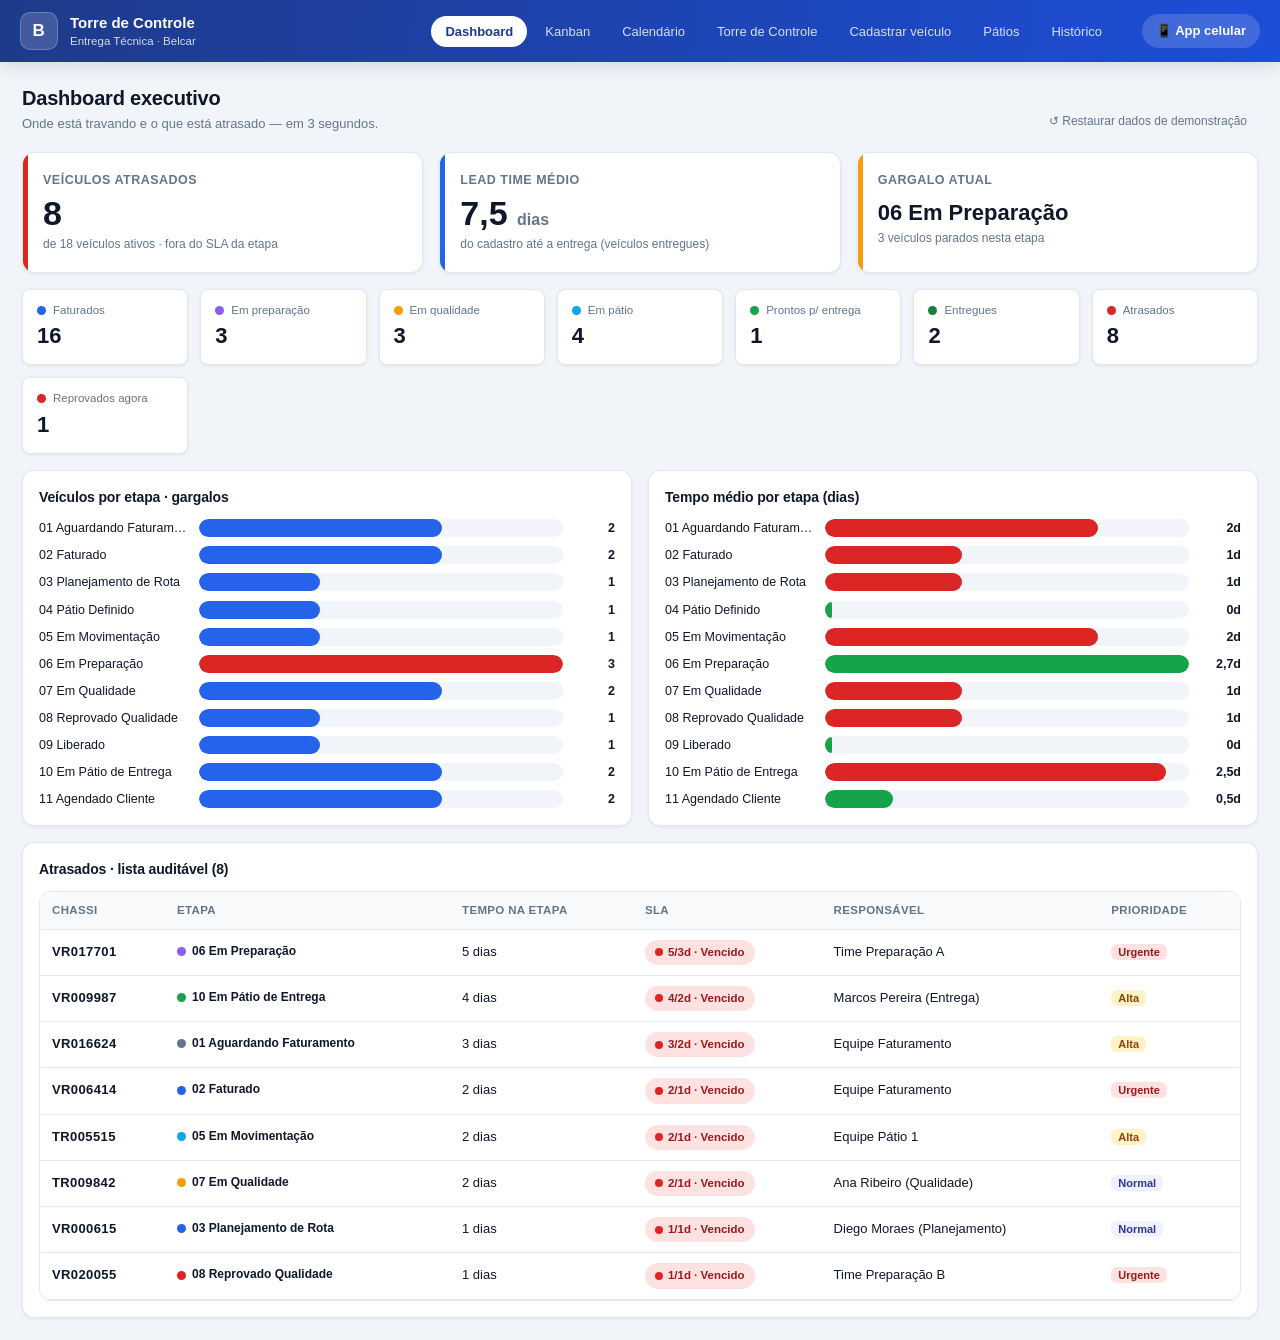
<file: index.html>
<!DOCTYPE html>
<html lang="pt-BR">
<head>
  <meta charset="UTF-8" />
  <meta name="viewport" content="width=device-width, initial-scale=1.0" />
  <title>Torre de Controle · Entrega Técnica Belcar</title>
  <link rel="stylesheet" href="assets/styles.css" />
</head>
<body>
  <div id="app">
    <div class="boot">Carregando Torre de Controle…</div>
  </div>

  <!-- Overlay para modais e painel do veículo -->
  <div id="overlay" class="overlay" hidden>
    <div id="overlay-card" class="overlay-card" role="dialog" aria-modal="true"></div>
  </div>

  <!-- Toast de avisos -->
  <div id="toast" class="toast" hidden></div>

  <!-- Ordem de carregamento: modelo de dados primeiro, depois a aplicação -->
  <script src="assets/data.js"></script>
  <script src="assets/app.js"></script>
</body>
</html>
</file>
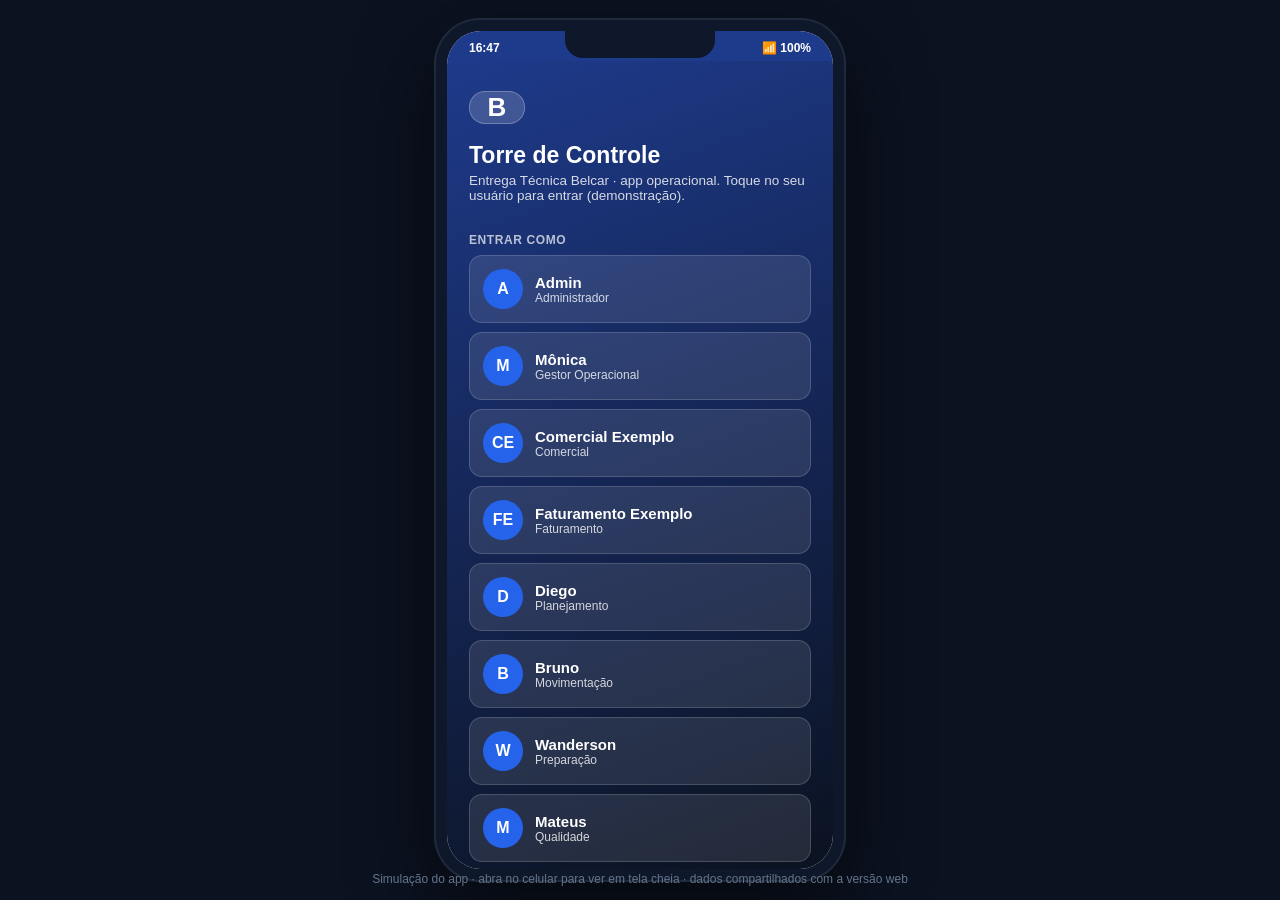
<file: app-celular.html>
<!DOCTYPE html>
<html lang="pt-BR">
<head>
  <meta charset="UTF-8" />
  <meta name="viewport" content="width=device-width, initial-scale=1.0, maximum-scale=1.0, user-scalable=no" />
  <title>App Celular · Entrega Técnica Belcar</title>
  <link rel="stylesheet" href="assets/mobile.css" />
</head>
<body>
  <!-- Frame de smartphone (vira tela cheia no celular) -->
  <div class="device">
    <div class="notch"></div>
    <div class="screen" id="screen">
      <div class="empty"><div class="big">📲</div>Carregando app…</div>
    </div>
  </div>
  <div class="device-hint">Simulação do app · abra no celular para ver em tela cheia · dados compartilhados com a versão web</div>

  <!-- Mesma base de dados/regras da versão web -->
  <script src="assets/data.js"></script>
  <script src="assets/mobile.js"></script>
</body>
</html>
</file>
<file: assets/styles.css>
/* ============================================================
   Torre de Controle · Entrega Técnica Belcar
   Identidade visual corporativa Belcar
   ============================================================ */

:root {
  /* Cores de marca */
  --brand:      #1e3a8a;  /* azul escuro, header e marca */
  --brand-2:    #1d4ed8;
  --flow:       #2563eb;  /* azul médio, fluxo normal */
  --warn:       #f59e0b;  /* amarelo, atenção */
  --ok:         #16a34a;  /* verde, concluído / no prazo */
  --danger:     #dc2626;  /* vermelho, atraso / bloqueio / reprovação */
  --surface:    #ffffff;
  --bg:         #f1f5f9;  /* cinza claro de fundo */
  --ink:        #0f172a;  /* texto principal */
  --muted:      #64748b;  /* texto secundário */
  --line:       #e2e8f0;
  --line-2:     #cbd5e1;

  --radius:     12px;
  --radius-sm:  8px;
  --shadow:     0 1px 3px rgba(15,23,42,.08);
  --shadow-md:  0 4px 16px rgba(15,23,42,.12);
  --shadow-lg:  0 12px 40px rgba(15,23,42,.22);

  --header-h:   62px;
}

* { box-sizing: border-box; }

html, body {
  margin: 0;
  padding: 0;
  background: var(--bg);
  color: var(--ink);
  font-family: 'Inter', -apple-system, BlinkMacSystemFont, 'Segoe UI', Roboto, Arial, sans-serif;
  font-size: 14px;
  line-height: 1.45;
  -webkit-font-smoothing: antialiased;
}

h1, h2, h3, h4 { margin: 0; font-weight: 600; letter-spacing: -0.01em; }
button { font-family: inherit; }

.boot {
  display: grid;
  place-items: center;
  min-height: 100vh;
  color: var(--muted);
  font-size: 15px;
}

/* ---------------- Layout ---------------- */
.app-shell { min-height: 100vh; }

.topbar {
  position: sticky;
  top: 0;
  z-index: 40;
  height: var(--header-h);
  display: flex;
  align-items: center;
  gap: 18px;
  padding: 0 20px;
  background: linear-gradient(95deg, var(--brand), var(--brand-2));
  color: #fff;
  box-shadow: var(--shadow-md);
}
.brand { display: flex; align-items: center; gap: 12px; min-width: 0; }
.brand-mark {
  width: 38px; height: 38px; border-radius: 10px;
  background: rgba(255,255,255,.16);
  display: grid; place-items: center;
  font-weight: 700; font-size: 17px; letter-spacing: .5px;
  border: 1px solid rgba(255,255,255,.22);
}
.brand-text { line-height: 1.15; }
.brand-text strong { display: block; font-size: 15px; }
.brand-text span { font-size: 11.5px; opacity: .8; }

.nav { display: flex; gap: 4px; margin-left: auto; flex-wrap: wrap; }
.nav button {
  border: 0; background: transparent; color: rgba(255,255,255,.82);
  padding: 8px 14px; border-radius: 999px; cursor: pointer;
  font-size: 13px; font-weight: 500; transition: background .15s, color .15s;
  display: inline-flex; align-items: center; gap: 7px;
}
.nav button:hover { background: rgba(255,255,255,.12); color: #fff; }
.nav button.active { background: #fff; color: var(--brand); font-weight: 600; }

.content { padding: 22px; max-width: 1500px; margin: 0 auto; }
.page-head { display: flex; align-items: flex-end; justify-content: space-between; gap: 16px; margin-bottom: 18px; flex-wrap: wrap; }
.page-head h2 { font-size: 20px; }
.page-head p { margin: 2px 0 0; color: var(--muted); font-size: 13px; }

/* ---------------- Botões ---------------- */
.btn {
  display: inline-flex; align-items: center; gap: 7px;
  border: 1px solid var(--line-2); background: var(--surface); color: var(--ink);
  padding: 8px 14px; border-radius: var(--radius-sm); cursor: pointer;
  font-size: 13px; font-weight: 500; transition: all .15s; white-space: nowrap;
}
.btn:hover { border-color: var(--flow); color: var(--flow); }
.btn.primary { background: var(--flow); border-color: var(--flow); color: #fff; }
.btn.primary:hover { background: var(--brand-2); border-color: var(--brand-2); color: #fff; }
.btn.ok { background: var(--ok); border-color: var(--ok); color: #fff; }
.btn.ok:hover { filter: brightness(.95); color: #fff; }
.btn.danger { background: var(--danger); border-color: var(--danger); color: #fff; }
.btn.danger:hover { filter: brightness(.95); color: #fff; }
.btn.ghost { border-color: transparent; background: transparent; color: var(--muted); }
.btn.ghost:hover { background: var(--bg); color: var(--ink); }
.btn.sm { padding: 5px 10px; font-size: 12px; }
.btn:disabled { opacity: .5; cursor: not-allowed; }

/* ---------------- Cards / KPIs ---------------- */
.card {
  background: var(--surface); border: 1px solid var(--line);
  border-radius: var(--radius); box-shadow: var(--shadow); padding: 16px;
}
.card h3 { font-size: 14px; margin-bottom: 12px; }

.kpi-row { display: grid; grid-template-columns: repeat(3, 1fr); gap: 16px; margin-bottom: 16px; }
.kpi-big {
  background: var(--surface); border: 1px solid var(--line); border-radius: var(--radius);
  box-shadow: var(--shadow); padding: 18px 20px; position: relative; overflow: hidden;
}
.kpi-big::before { content: ""; position: absolute; left: 0; top: 0; bottom: 0; width: 5px; background: var(--flow); }
.kpi-big.is-danger::before { background: var(--danger); }
.kpi-big.is-warn::before { background: var(--warn); }
.kpi-big .kpi-label { color: var(--muted); font-size: 12.5px; text-transform: uppercase; letter-spacing: .04em; font-weight: 600; }
.kpi-big .kpi-value { font-size: 34px; font-weight: 700; line-height: 1.1; margin-top: 6px; }
.kpi-big .kpi-sub { color: var(--muted); font-size: 12px; margin-top: 4px; }

.mini-row { display: grid; grid-template-columns: repeat(auto-fill, minmax(150px, 1fr)); gap: 12px; margin-bottom: 16px; }
.mini {
  background: var(--surface); border: 1px solid var(--line); border-radius: var(--radius-sm);
  box-shadow: var(--shadow); padding: 12px 14px;
}
.mini .mini-top { display: flex; align-items: center; gap: 7px; }
.mini .dot { width: 9px; height: 9px; border-radius: 50%; flex: none; }
.mini .mini-label { font-size: 11.5px; color: var(--muted); font-weight: 500; }
.mini .mini-value { font-size: 22px; font-weight: 700; margin-top: 2px; }

.grid-2 { display: grid; grid-template-columns: 1fr 1fr; gap: 16px; }
.grid-2 > * { min-width: 0; }

/* ---------------- Gráfico de barras (hand-rolled) ---------------- */
.bars { display: flex; flex-direction: column; gap: 9px; }
.bar-row { display: grid; grid-template-columns: 150px 1fr 42px; align-items: center; gap: 10px; }
.bar-row .bar-label { font-size: 12.5px; color: var(--ink); white-space: nowrap; overflow: hidden; text-overflow: ellipsis; }
.bar-track { background: var(--bg); border-radius: 999px; height: 18px; overflow: hidden; }
.bar-fill { height: 100%; border-radius: 999px; background: var(--flow); transition: width .4s ease; min-width: 2px; }
.bar-row .bar-val { font-size: 12.5px; font-weight: 600; text-align: right; }

/* ---------------- Tabelas ---------------- */
.table-wrap { overflow-x: auto; border: 1px solid var(--line); border-radius: var(--radius); background: var(--surface); box-shadow: var(--shadow); }
table.data { width: 100%; border-collapse: collapse; font-size: 13px; }
table.data th, table.data td { padding: 10px 12px; text-align: left; border-bottom: 1px solid var(--line); white-space: nowrap; }
table.data th { background: #f8fafc; color: var(--muted); font-weight: 600; font-size: 11.5px; text-transform: uppercase; letter-spacing: .03em; position: sticky; top: 0; }
table.data tbody tr { cursor: pointer; transition: background .12s; }
table.data tbody tr:hover { background: #f8fafc; }
table.data .chassi { font-weight: 700; letter-spacing: .03em; }
.empty-row td { text-align: center; color: var(--muted); padding: 30px; cursor: default; }

/* ---------------- Badges / semáforo ---------------- */
.badge {
  display: inline-flex; align-items: center; gap: 5px;
  padding: 3px 9px; border-radius: 999px; font-size: 11.5px; font-weight: 600;
  border: 1px solid transparent; line-height: 1.5;
}
.badge .dot { width: 8px; height: 8px; border-radius: 50%; flex: none; }
.sla-ok    { background: #dcfce7; color: #166534; }
.sla-warn  { background: #fef3c7; color: #92400e; }
.sla-late  { background: #fee2e2; color: #991b1b; }
.sla-none  { background: #f1f5f9; color: #475569; }
.sla-ok .dot    { background: var(--ok); }
.sla-warn .dot  { background: var(--warn); }
.sla-late .dot  { background: var(--danger); }
.sla-none .dot  { background: var(--muted); }

.prio { font-size: 11px; font-weight: 700; padding: 2px 7px; border-radius: 6px; }
.prio-Normal  { background: #eef2ff; color: #3730a3; }
.prio-Alta    { background: #fef3c7; color: #92400e; }
.prio-Urgente { background: #fee2e2; color: #991b1b; }

.stage-tag { display: inline-flex; align-items: center; gap: 6px; font-size: 12px; font-weight: 600; }
.stage-tag .dot { width: 9px; height: 9px; border-radius: 50%; flex: none; }

/* ---------------- Filtros ---------------- */
.filters { display: flex; flex-wrap: wrap; gap: 10px; margin-bottom: 16px; align-items: center; }
.field { display: flex; flex-direction: column; gap: 4px; }
.field label { font-size: 11px; color: var(--muted); font-weight: 600; }
input, select, textarea {
  font-family: inherit; font-size: 13px; color: var(--ink);
  border: 1px solid var(--line-2); border-radius: var(--radius-sm);
  padding: 8px 10px; background: var(--surface); outline: none; transition: border-color .15s, box-shadow .15s;
}
input:focus, select:focus, textarea:focus { border-color: var(--flow); box-shadow: 0 0 0 3px rgba(37,99,235,.12); }
.search { min-width: 240px; }
.search input { width: 100%; }
textarea { resize: vertical; min-height: 70px; }

/* ---------------- Kanban ---------------- */
.kanban { display: flex; gap: 14px; overflow-x: auto; padding-bottom: 14px; align-items: flex-start; }
.kan-col {
  flex: 0 0 270px; background: #eef2f7; border: 1px solid var(--line);
  border-radius: var(--radius); display: flex; flex-direction: column; max-height: calc(100vh - 230px);
}
.kan-head { padding: 11px 13px; display: flex; align-items: center; gap: 8px; border-bottom: 1px solid var(--line); position: sticky; top: 0; }
.kan-head .dot { width: 10px; height: 10px; border-radius: 50%; flex: none; }
.kan-head .kan-title { font-size: 12.5px; font-weight: 700; flex: 1; }
.kan-head .kan-count { background: var(--surface); border: 1px solid var(--line-2); border-radius: 999px; font-size: 11px; font-weight: 700; padding: 1px 8px; color: var(--muted); }
.kan-body { padding: 10px; display: flex; flex-direction: column; gap: 10px; overflow-y: auto; }
.kan-empty { color: var(--muted); font-size: 12px; text-align: center; padding: 14px 0; }

.vcard {
  background: var(--surface); border: 1px solid var(--line); border-left: 4px solid var(--flow);
  border-radius: var(--radius-sm); padding: 11px 12px; box-shadow: var(--shadow); cursor: pointer;
  transition: box-shadow .15s, transform .05s;
}
.vcard:hover { box-shadow: var(--shadow-md); }
.vcard:active { transform: translateY(1px); }
.vcard.is-late  { border-left-color: var(--danger); }
.vcard.is-warn  { border-left-color: var(--warn); }
.vcard.is-ok    { border-left-color: var(--ok); }
.vcard .vc-top { display: flex; justify-content: space-between; align-items: center; gap: 8px; }
.vcard .vc-chassi { font-weight: 700; font-size: 13px; letter-spacing: .03em; }
.vcard .vc-line { font-size: 12px; color: var(--muted); margin-top: 4px; white-space: nowrap; overflow: hidden; text-overflow: ellipsis; }
.vcard .vc-foot { display: flex; align-items: center; justify-content: space-between; gap: 8px; margin-top: 9px; }
.vcard .vc-resp { font-size: 11.5px; color: var(--ink); display: inline-flex; align-items: center; gap: 5px; overflow: hidden; }
.vcard .vc-resp.missing { color: var(--danger); font-weight: 600; }
.flag { display: inline-flex; align-items: center; gap: 4px; font-size: 10.5px; font-weight: 700; color: var(--danger); }

/* ---------------- Overlay / Modal / Drawer ---------------- */
.overlay {
  position: fixed; inset: 0; background: rgba(15,23,42,.5);
  display: flex; justify-content: flex-end; z-index: 60; backdrop-filter: blur(1px);
}
.overlay[hidden] { display: none; }
.overlay.center { justify-content: center; align-items: center; }
.overlay-card {
  background: var(--surface); height: 100%; width: min(560px, 100%);
  box-shadow: var(--shadow-lg); overflow-y: auto; animation: slidein .2s ease;
}
.overlay.center .overlay-card { height: auto; max-height: 90vh; width: min(520px, 92vw); border-radius: var(--radius); animation: pop .15s ease; }
@keyframes slidein { from { transform: translateX(28px); opacity: .6; } to { transform: none; opacity: 1; } }
@keyframes pop { from { transform: scale(.97); opacity: .6; } to { transform: none; opacity: 1; } }

.drawer-head { position: sticky; top: 0; background: var(--brand); color: #fff; padding: 16px 20px; display: flex; justify-content: space-between; align-items: flex-start; gap: 12px; }
.drawer-head .dh-chassi { font-size: 20px; font-weight: 700; letter-spacing: .04em; }
.drawer-head .dh-sub { font-size: 12.5px; opacity: .85; margin-top: 2px; }
.x-btn { border: 0; background: rgba(255,255,255,.16); color: #fff; width: 30px; height: 30px; border-radius: 8px; cursor: pointer; font-size: 16px; line-height: 1; flex: none; }
.x-btn:hover { background: rgba(255,255,255,.28); }

.drawer-body { padding: 18px 20px; }
.kv { display: grid; grid-template-columns: 1fr 1fr; gap: 12px 18px; margin-bottom: 16px; }
.kv .k { font-size: 11px; color: var(--muted); font-weight: 600; text-transform: uppercase; letter-spacing: .03em; }
.kv .v { font-size: 13.5px; margin-top: 2px; }
.section-title { font-size: 12px; font-weight: 700; text-transform: uppercase; letter-spacing: .04em; color: var(--muted); margin: 18px 0 10px; padding-bottom: 6px; border-bottom: 1px solid var(--line); }

.actions-bar { display: flex; flex-wrap: wrap; gap: 10px; margin: 4px 0 6px; }

.timeline { position: relative; padding-left: 22px; }
.timeline::before { content: ""; position: absolute; left: 6px; top: 4px; bottom: 4px; width: 2px; background: var(--line); }
.tl-item { position: relative; padding-bottom: 16px; }
.tl-item::before { content: ""; position: absolute; left: -19px; top: 3px; width: 11px; height: 11px; border-radius: 50%; background: var(--flow); border: 2px solid #fff; box-shadow: 0 0 0 1px var(--line-2); }
.tl-item.reprovado::before { background: var(--danger); }
.tl-when { font-size: 11px; color: var(--muted); }
.tl-what { font-size: 13px; margin-top: 1px; }
.tl-who { font-size: 12px; color: var(--muted); }
.tl-note { font-size: 12px; color: var(--ink); background: var(--bg); border-radius: 8px; padding: 6px 9px; margin-top: 5px; }

/* ---------------- Form ---------------- */
.form-grid { display: grid; grid-template-columns: 1fr 1fr; gap: 14px; }
.form-grid .full { grid-column: 1 / -1; }
.form-field { display: flex; flex-direction: column; gap: 5px; }
.form-field label { font-size: 12px; font-weight: 600; }
.form-field label .req { color: var(--danger); }
.form-field input, .form-field select, .form-field textarea { width: 100%; }
.form-err { color: var(--danger); font-size: 11.5px; }
.form-foot { display: flex; justify-content: flex-end; gap: 10px; margin-top: 18px; }

.banner { border-radius: var(--radius-sm); padding: 11px 14px; font-size: 13px; display: flex; gap: 9px; align-items: flex-start; margin-bottom: 14px; }
.banner.warn { background: #fef3c7; color: #92400e; border: 1px solid #fcd34d; }
.banner.info { background: #eff6ff; color: #1e40af; border: 1px solid #bfdbfe; }

/* ---------------- Toast ---------------- */
.toast {
  position: fixed; bottom: 22px; left: 50%; transform: translateX(-50%);
  background: var(--ink); color: #fff; padding: 11px 18px; border-radius: 10px;
  box-shadow: var(--shadow-lg); font-size: 13px; z-index: 80; max-width: 90vw;
  animation: pop .15s ease;
}
.toast.danger { background: var(--danger); }
.toast.ok { background: var(--ok); }

/* ---------------- Pátios ---------------- */
.yard-grid { display: grid; grid-template-columns: repeat(auto-fill, minmax(240px, 1fr)); gap: 14px; }
.yard { background: var(--surface); border: 1px solid var(--line); border-radius: var(--radius); box-shadow: var(--shadow); padding: 15px; }
.yard h4 { font-size: 14px; }
.yard .yard-sub { font-size: 12px; color: var(--muted); margin: 2px 0 12px; }
.gauge { height: 10px; border-radius: 999px; background: var(--bg); overflow: hidden; }
.gauge > span { display: block; height: 100%; background: var(--flow); }
.gauge.full > span { background: var(--danger); }
.gauge.high > span { background: var(--warn); }
.yard-nums { display: flex; justify-content: space-between; font-size: 12px; margin-top: 8px; color: var(--muted); }
.yard-nums b { color: var(--ink); }

/* ---------------- Calendário ---------------- */
.cal-toolbar { display: flex; align-items: center; gap: 12px; flex-wrap: wrap; margin-bottom: 14px; }
.segmented { display: inline-flex; background: var(--bg); border: 1px solid var(--line); border-radius: 999px; padding: 3px; gap: 2px; }
.segmented button { border: 0; background: transparent; color: var(--muted); padding: 6px 14px; border-radius: 999px; cursor: pointer; font-size: 13px; font-weight: 600; }
.segmented button.active { background: var(--surface); color: var(--brand); box-shadow: var(--shadow); }
.cal-nav { display: inline-flex; align-items: center; gap: 6px; }
.cal-nav .cal-period { font-size: 15px; font-weight: 700; min-width: 170px; text-align: center; }
.cal-spacer { flex: 1; }

/* legenda de cores */
.cal-legend { display: flex; gap: 14px; flex-wrap: wrap; font-size: 11.5px; color: var(--muted); margin-bottom: 12px; }
.cal-legend span { display: inline-flex; align-items: center; gap: 5px; }
.cal-legend i { width: 10px; height: 10px; border-radius: 3px; display: inline-block; }

/* cores por situação do evento */
.lvl-scheduled { --c: var(--flow);   --cbg: #eff6ff; --ct: #1e40af; }
.lvl-done      { --c: var(--ok);     --cbg: #dcfce7; --ct: #166534; }
.lvl-warn      { --c: var(--warn);   --cbg: #fef3c7; --ct: #92400e; }
.lvl-late      { --c: var(--danger); --cbg: #fee2e2; --ct: #991b1b; }
.lvl-cancelled { --c: var(--muted);  --cbg: #f1f5f9; --ct: #475569; }

/* grade mensal */
.month-grid { display: grid; grid-template-columns: repeat(7, 1fr); gap: 1px; background: var(--line); border: 1px solid var(--line); border-radius: var(--radius); overflow: hidden; }
.month-dow { background: #f8fafc; text-align: center; font-size: 11px; font-weight: 700; color: var(--muted); padding: 8px 0; text-transform: uppercase; letter-spacing: .03em; }
.month-cell { background: var(--surface); min-height: 116px; padding: 6px; display: flex; flex-direction: column; gap: 4px; }
.month-cell.out { background: #fafbfc; }
.month-cell.today { box-shadow: inset 0 0 0 2px var(--flow); }
.month-cell .daynum { font-size: 12px; font-weight: 700; color: var(--ink); align-self: flex-start; padding: 1px 6px; border-radius: 6px; }
.month-cell.today .daynum { background: var(--flow); color: #fff; }
.month-cell.out .daynum { color: var(--line-2); }

.chip {
  border-left: 3px solid var(--c); background: var(--cbg); color: var(--ct);
  border-radius: 6px; padding: 3px 6px; font-size: 11px; cursor: pointer; line-height: 1.25;
  display: block; white-space: nowrap; overflow: hidden; text-overflow: ellipsis;
}
.chip:hover { filter: brightness(.97); }
.chip b { font-weight: 700; }
.chip .chip-sub { color: var(--muted); }
.more-chip { font-size: 10.5px; color: var(--flow); cursor: pointer; font-weight: 600; padding: 1px 4px; }

/* visão semanal */
.week-grid { display: grid; grid-template-columns: repeat(6, 1fr); gap: 10px; align-items: start; }
.week-col { background: #eef2f7; border: 1px solid var(--line); border-radius: var(--radius); min-height: 200px; }
.week-col .wc-head { padding: 9px 11px; border-bottom: 1px solid var(--line); font-size: 12px; font-weight: 700; display: flex; justify-content: space-between; align-items: center; }
.week-col .wc-head.today { color: var(--flow); }
.week-col .wc-body { padding: 9px; display: flex; flex-direction: column; gap: 8px; }
.evcard {
  background: var(--surface); border: 1px solid var(--line); border-left: 4px solid var(--c);
  border-radius: var(--radius-sm); padding: 9px 10px; cursor: pointer; box-shadow: var(--shadow);
}
.evcard:hover { box-shadow: var(--shadow-md); }
.evcard .ev-top { display: flex; justify-content: space-between; gap: 6px; align-items: center; }
.evcard .ev-chassi { font-weight: 700; font-size: 12.5px; }
.evcard .ev-etapa { font-size: 11.5px; color: var(--ct); font-weight: 600; margin-top: 2px; }
.evcard .ev-meta { font-size: 11px; color: var(--muted); margin-top: 3px; display: flex; justify-content: space-between; gap: 6px; }
.ev-status { font-size: 10.5px; font-weight: 700; padding: 2px 7px; border-radius: 999px; background: var(--cbg); color: var(--ct); }
.wc-empty { color: var(--muted); font-size: 11.5px; text-align: center; padding: 10px 0; }

/* logs n8n / e-mail */
.log-list { display: flex; flex-direction: column; gap: 8px; max-height: 320px; overflow-y: auto; }
.log-item { border: 1px solid var(--line); border-radius: var(--radius-sm); padding: 9px 11px; font-size: 12px; }
.log-item .log-ev { font-weight: 700; color: var(--brand); font-family: ui-monospace, monospace; font-size: 11.5px; }
.log-item .log-when { color: var(--muted); font-size: 11px; float: right; }
.log-item pre { background: var(--bg); border-radius: 6px; padding: 8px; margin: 6px 0 0; font-size: 11px; overflow-x: auto; white-space: pre-wrap; }
.tabs { display: flex; gap: 6px; margin-bottom: 12px; }
.tabs button { border: 1px solid var(--line-2); background: var(--surface); padding: 6px 12px; border-radius: 999px; font-size: 12px; font-weight: 600; cursor: pointer; color: var(--muted); }
.tabs button.active { background: var(--brand); color: #fff; border-color: var(--brand); }

/* ---------------- Responsivo ---------------- */
@media (max-width: 880px) {
  .kpi-row { grid-template-columns: 1fr; }
  .grid-2 { grid-template-columns: 1fr; }
  .form-grid { grid-template-columns: 1fr; }
  .bar-row { grid-template-columns: 110px 1fr 36px; }
  .nav { gap: 2px; }
  .nav button { padding: 7px 10px; }
  .brand-text span { display: none; }
}
@media (max-width: 880px) {
  .week-grid { grid-template-columns: 1fr 1fr; }
}
@media (max-width: 600px) {
  .content { padding: 14px; }
  .topbar { gap: 10px; padding: 0 12px; overflow-x: auto; }
  .nav button .nav-ico { display: inline; }
  .week-grid { grid-template-columns: 1fr; }
  .month-cell { min-height: 84px; }
  .month-grid { font-size: 11px; }
}
</file>
<file: assets/mobile.css>
/* ============================================================
   Torre de Controle · App Celular (simulação) · Belcar
   Mobile-first. No desktop, renderiza dentro de um frame de
   smartphone; no celular, ocupa a tela toda.
   ============================================================ */

:root {
  --brand: #1e3a8a; --brand-2: #1d4ed8; --flow: #2563eb;
  --warn: #f59e0b; --ok: #16a34a; --danger: #dc2626;
  --surface: #ffffff; --bg: #f1f5f9; --ink: #0f172a; --muted: #64748b;
  --line: #e6eaf0; --line-2: #cbd5e1;
  --radius: 16px; --radius-sm: 11px;
  --shadow: 0 1px 3px rgba(15,23,42,.08);
  --shadow-md: 0 6px 22px rgba(15,23,42,.14);
}
* { box-sizing: border-box; -webkit-tap-highlight-color: transparent; }
html, body { margin: 0; padding: 0; height: 100%; }
body {
  font-family: 'Inter', -apple-system, BlinkMacSystemFont, 'Segoe UI', Roboto, Arial, sans-serif;
  color: var(--ink);
  background: #0b1220; /* fundo do "desktop" atrás do telefone */
  display: grid; place-items: center; min-height: 100vh;
}

/* ----- Frame do smartphone (desktop) ----- */
.device {
  position: relative;
  width: 412px; height: 880px; max-height: 96vh;
  background: #0f172a; border-radius: 46px; padding: 13px;
  box-shadow: 0 30px 80px rgba(0,0,0,.55), inset 0 0 0 2px #1e293b;
}
.device .notch {
  position: absolute; top: 13px; left: 50%; transform: translateX(-50%);
  width: 150px; height: 27px; background: #0f172a; border-radius: 0 0 18px 18px; z-index: 20;
}
.screen {
  position: relative; width: 100%; height: 100%; background: var(--bg);
  border-radius: 34px; overflow: hidden; display: flex; flex-direction: column;
}
.device-hint { position: fixed; bottom: 14px; left: 0; right: 0; text-align: center; color: #64748b; font-size: 12px; }

/* No celular real: tela cheia, sem moldura */
@media (max-width: 480px) {
  body { display: block; background: var(--bg); }
  .device { width: 100%; height: 100vh; max-height: none; border-radius: 0; padding: 0; box-shadow: none; }
  .device .notch { display: none; }
  .screen { border-radius: 0; }
  .device-hint { display: none; }
}

/* ----- Status bar simulada ----- */
.statusbar {
  height: 30px; flex: none; background: var(--brand); color: #fff;
  display: flex; align-items: center; justify-content: space-between;
  padding: 0 22px; font-size: 12px; font-weight: 600; padding-top: 4px;
}
.statusbar .sb-right { display: flex; gap: 6px; align-items: center; }

/* ----- Header do app ----- */
.appbar {
  flex: none; background: var(--brand); color: #fff; padding: 8px 16px 14px;
  display: flex; align-items: center; gap: 10px;
}
.appbar .ab-title { font-size: 18px; font-weight: 700; flex: 1; line-height: 1.1; }
.appbar .ab-sub { font-size: 11.5px; opacity: .8; font-weight: 500; }
.appbar .ab-btn { background: rgba(255,255,255,.16); border: 0; color: #fff; width: 38px; height: 38px; border-radius: 12px; font-size: 17px; cursor: pointer; display: grid; place-items: center; }
.appbar .ab-btn:active { background: rgba(255,255,255,.3); }
.appbar.back .ab-back { background: transparent; }

/* ----- Conteúdo rolável ----- */
.content { flex: 1; overflow-y: auto; -webkit-overflow-scrolling: touch; padding: 14px; }
.content::-webkit-scrollbar { width: 0; }

/* ----- Bottom nav ----- */
.tabbar {
  flex: none; background: var(--surface); border-top: 1px solid var(--line);
  display: grid; grid-template-columns: repeat(5, 1fr); padding: 6px 4px 8px;
}
.tabbar button {
  border: 0; background: transparent; display: flex; flex-direction: column; align-items: center; gap: 2px;
  color: var(--muted); font-size: 10.5px; font-weight: 600; cursor: pointer; padding: 4px 0; position: relative;
}
.tabbar button .ic { font-size: 21px; line-height: 1; }
.tabbar button.active { color: var(--brand); }
.tabbar button .pill { position: absolute; top: 0; right: 22%; background: var(--danger); color: #fff; font-size: 9px; min-width: 16px; height: 16px; border-radius: 9px; display: grid; place-items: center; padding: 0 3px; }

/* ----- Tipos comuns ----- */
.h-row { display: flex; align-items: center; justify-content: space-between; gap: 8px; margin: 4px 2px 10px; }
.h-row h2 { font-size: 16px; margin: 0; }
.muted { color: var(--muted); }
.section-h { font-size: 12px; font-weight: 700; text-transform: uppercase; letter-spacing: .04em; color: var(--muted); margin: 16px 2px 8px; }

/* botões */
.btn { display: inline-flex; align-items: center; justify-content: center; gap: 7px; border: 1px solid var(--line-2); background: var(--surface); color: var(--ink); padding: 12px 14px; border-radius: 12px; font-size: 14px; font-weight: 600; cursor: pointer; width: 100%; }
.btn:active { transform: scale(.99); }
.btn.primary { background: var(--flow); border-color: var(--flow); color: #fff; }
.btn.ok { background: var(--ok); border-color: var(--ok); color: #fff; }
.btn.danger { background: var(--danger); border-color: var(--danger); color: #fff; }
.btn.ghost { background: transparent; border-color: var(--line-2); color: var(--muted); }
.btn.sm { padding: 8px 12px; font-size: 13px; width: auto; }
.btn.auto { width: auto; }
.btn-grid { display: grid; grid-template-columns: 1fr 1fr; gap: 9px; }

/* busca */
.searchbar { display: flex; align-items: center; gap: 8px; background: var(--surface); border: 1px solid var(--line); border-radius: 12px; padding: 10px 12px; box-shadow: var(--shadow); }
.searchbar input { border: 0; outline: 0; font-size: 15px; flex: 1; background: transparent; color: var(--ink); }
.searchbar .ic { font-size: 17px; color: var(--muted); }

/* KPI cards rápidos */
.quick-grid { display: grid; grid-template-columns: 1fr 1fr 1fr; gap: 9px; }
.quick {
  background: var(--surface); border: 1px solid var(--line); border-radius: var(--radius-sm);
  padding: 11px; box-shadow: var(--shadow); cursor: pointer; text-align: left;
}
.quick .q-val { font-size: 24px; font-weight: 800; line-height: 1; }
.quick .q-lbl { font-size: 11px; color: var(--muted); font-weight: 600; margin-top: 4px; }
.quick.danger .q-val { color: var(--danger); }
.quick.warn .q-val { color: var(--warn); }
.quick.ok .q-val { color: var(--ok); }
.quick.active { outline: 2px solid var(--flow); }

/* card de veículo */
.vcard {
  background: var(--surface); border: 1px solid var(--line); border-left: 5px solid var(--flow);
  border-radius: var(--radius-sm); padding: 12px 13px; box-shadow: var(--shadow); margin-bottom: 10px; cursor: pointer;
}
.vcard:active { background: #f8fafc; }
.vcard.lv-late { border-left-color: var(--danger); }
.vcard.lv-warn { border-left-color: var(--warn); }
.vcard.lv-ok   { border-left-color: var(--ok); }
.vcard.lv-gray { border-left-color: var(--muted); }
.vcard .vc-top { display: flex; justify-content: space-between; align-items: baseline; gap: 8px; }
.vcard .vc-chassi { font-size: 16px; font-weight: 800; letter-spacing: .02em; }
.vcard .vc-cli { font-size: 13px; color: var(--ink); margin-top: 2px; }
.vcard .vc-mod { font-size: 12px; color: var(--muted); }
.vcard .vc-foot { display: flex; align-items: center; justify-content: space-between; gap: 8px; margin-top: 9px; flex-wrap: wrap; }
.vcard .vc-icons { display: flex; gap: 9px; font-size: 13px; color: var(--muted); }

/* badges status / sla */
.badge { display: inline-flex; align-items: center; gap: 5px; padding: 3px 9px; border-radius: 999px; font-size: 11px; font-weight: 700; }
.badge .dot { width: 7px; height: 7px; border-radius: 50%; }
.b-ok { background: #dcfce7; color: #166534; } .b-ok .dot { background: var(--ok); }
.b-warn { background: #fef3c7; color: #92400e; } .b-warn .dot { background: var(--warn); }
.b-late { background: #fee2e2; color: #991b1b; } .b-late .dot { background: var(--danger); }
.b-flow { background: #eff6ff; color: #1e40af; } .b-flow .dot { background: var(--flow); }
.b-gray { background: #f1f5f9; color: #475569; } .b-gray .dot { background: var(--muted); }
.b-done { background: #dcfce7; color: #166534; } .b-done .dot { background: var(--ok); }

.resp { display: inline-flex; align-items: center; gap: 5px; font-size: 12px; color: var(--ink); }
.resp.missing { color: var(--danger); font-weight: 700; }

/* chips de status (kanban mobile) */
.status-scroll { display: flex; gap: 8px; overflow-x: auto; padding-bottom: 8px; margin: 0 -2px 6px; }
.status-scroll::-webkit-scrollbar { height: 0; }
.schip {
  flex: none; border: 1px solid var(--line-2); background: var(--surface); border-radius: 999px;
  padding: 8px 13px; font-size: 12.5px; font-weight: 700; color: var(--muted); cursor: pointer; white-space: nowrap;
  display: inline-flex; align-items: center; gap: 7px;
}
.schip .cnt { background: var(--bg); border-radius: 999px; padding: 0 7px; font-size: 11px; }
.schip.active { background: var(--brand); color: #fff; border-color: var(--brand); }
.schip.active .cnt { background: rgba(255,255,255,.22); }

/* página do veículo */
.veh-head { background: var(--brand); color: #fff; padding: 14px 16px 16px; }
.veh-head .vh-chassi { font-size: 22px; font-weight: 800; letter-spacing: .03em; }
.veh-head .vh-cli { font-size: 13.5px; opacity: .9; margin-top: 2px; }
.veh-head .vh-badges { display: flex; gap: 8px; margin-top: 12px; flex-wrap: wrap; }
.veh-head .badge { background: rgba(255,255,255,.16); color: #fff; }
.veh-head .badge .dot { box-shadow: 0 0 0 2px rgba(255,255,255,.25); }

.veh-tabs { display: flex; gap: 4px; overflow-x: auto; background: var(--surface); border-bottom: 1px solid var(--line); padding: 4px 8px; flex: none; }
.veh-tabs::-webkit-scrollbar { height: 0; }
.veh-tabs button { flex: none; border: 0; background: transparent; padding: 9px 11px; font-size: 13px; font-weight: 700; color: var(--muted); cursor: pointer; border-bottom: 2.5px solid transparent; }
.veh-tabs button.active { color: var(--brand); border-bottom-color: var(--brand); }

/* listas chave-valor */
.kv2 { display: grid; grid-template-columns: 1fr 1fr; gap: 11px 14px; }
.kv2 .k { font-size: 10.5px; color: var(--muted); font-weight: 700; text-transform: uppercase; letter-spacing: .03em; }
.kv2 .v { font-size: 14px; margin-top: 1px; }
.card { background: var(--surface); border: 1px solid var(--line); border-radius: var(--radius-sm); padding: 14px; box-shadow: var(--shadow); margin-bottom: 12px; }

/* checklist */
.chk-item { display: flex; align-items: center; gap: 12px; padding: 13px 4px; border-bottom: 1px solid var(--line); cursor: pointer; }
.chk-item:last-child { border-bottom: 0; }
.chk-box { width: 26px; height: 26px; border-radius: 8px; border: 2px solid var(--line-2); flex: none; display: grid; place-items: center; color: #fff; font-size: 15px; }
.chk-item.done .chk-box { background: var(--ok); border-color: var(--ok); }
.chk-item.done .chk-label { color: var(--muted); text-decoration: line-through; }
.chk-label { font-size: 14.5px; font-weight: 600; }
.progress { height: 9px; background: var(--bg); border-radius: 999px; overflow: hidden; margin: 6px 0 14px; }
.progress > span { display: block; height: 100%; background: var(--ok); transition: width .3s; }

/* fotos */
.photo-grid { display: grid; grid-template-columns: 1fr 1fr 1fr; gap: 8px; }
.photo { position: relative; aspect-ratio: 1; border-radius: 11px; overflow: hidden; background: var(--bg); border: 1px solid var(--line); }
.photo img { width: 100%; height: 100%; object-fit: cover; display: block; }
.photo .cat { position: absolute; left: 4px; bottom: 4px; background: rgba(15,23,42,.78); color: #fff; font-size: 9px; font-weight: 700; padding: 2px 6px; border-radius: 6px; }
.photo.add { display: grid; place-items: center; border-style: dashed; color: var(--flow); font-size: 26px; cursor: pointer; }

/* timeline */
.tl { position: relative; padding-left: 22px; }
.tl::before { content: ""; position: absolute; left: 6px; top: 4px; bottom: 4px; width: 2px; background: var(--line); }
.tl-i { position: relative; padding-bottom: 16px; }
.tl-i::before { content: ""; position: absolute; left: -19px; top: 3px; width: 11px; height: 11px; border-radius: 50%; background: var(--flow); border: 2px solid #fff; box-shadow: 0 0 0 1px var(--line-2); }
.tl-i.red::before { background: var(--danger); } .tl-i.green::before { background: var(--ok); }
.tl-when { font-size: 11px; color: var(--muted); }
.tl-what { font-size: 13.5px; margin-top: 1px; }
.tl-note { font-size: 12.5px; background: var(--bg); border-radius: 9px; padding: 7px 9px; margin-top: 5px; }

/* comentários */
.cmt { background: var(--surface); border: 1px solid var(--line); border-radius: 11px; padding: 11px; margin-bottom: 9px; }
.cmt .cm-top { display: flex; justify-content: space-between; font-size: 12px; }
.cmt .cm-user { font-weight: 700; }
.cmt .cm-text { font-size: 13.5px; margin-top: 5px; }
.cmt .cm-tag { font-size: 10.5px; color: var(--flow); font-weight: 700; }

/* alerta */
.alert { display: flex; gap: 11px; background: var(--surface); border: 1px solid var(--line); border-left: 5px solid var(--warn); border-radius: 11px; padding: 11px 12px; margin-bottom: 9px; cursor: pointer; }
.alert.red { border-left-color: var(--danger); } .alert.blue { border-left-color: var(--flow); } .alert.green { border-left-color: var(--ok); }
.alert .al-ic { font-size: 20px; }
.alert .al-body { flex: 1; min-width: 0; }
.alert .al-type { font-size: 13px; font-weight: 800; }
.alert .al-sub { font-size: 12px; color: var(--muted); margin-top: 1px; }
.alert .al-act { font-size: 11.5px; color: var(--flow); font-weight: 700; margin-top: 4px; }

/* empty */
.empty { text-align: center; color: var(--muted); font-size: 13.5px; padding: 30px 16px; }
.empty .big { font-size: 34px; margin-bottom: 8px; }

/* ----- Bottom sheet ----- */
.sheet-back { position: absolute; inset: 0; background: rgba(15,23,42,.45); z-index: 60; display: flex; align-items: flex-end; }
.sheet { background: var(--surface); width: 100%; border-radius: 22px 22px 0 0; padding: 8px 16px 18px; max-height: 88%; overflow-y: auto; animation: up .2s ease; }
.sheet.center { border-radius: 18px; margin: auto; width: calc(100% - 32px); animation: pop .15s ease; }
@keyframes up { from { transform: translateY(40px); } to { transform: none; } }
@keyframes pop { from { transform: scale(.96); opacity: .6; } to { transform: none; opacity: 1; } }
.sheet .grab { width: 40px; height: 4px; border-radius: 999px; background: var(--line-2); margin: 6px auto 12px; }
.sheet h3 { font-size: 16px; margin: 0 0 12px; }
.field { margin-bottom: 12px; }
.field label { display: block; font-size: 12px; font-weight: 700; margin-bottom: 5px; }
.field input, .field select, .field textarea { width: 100%; font-family: inherit; font-size: 15px; border: 1px solid var(--line-2); border-radius: 11px; padding: 12px; outline: 0; }
.field input:focus, .field select:focus, .field textarea:focus { border-color: var(--flow); }
.field textarea { min-height: 70px; resize: vertical; }
.opt-list { display: flex; flex-direction: column; gap: 7px; }
.opt { padding: 13px; border: 1px solid var(--line-2); border-radius: 12px; font-size: 14.5px; font-weight: 600; cursor: pointer; }
.opt:active, .opt.sel { border-color: var(--flow); background: #eff6ff; }
.sheet-err { color: var(--danger); font-size: 12.5px; margin: 4px 0; }
.check-row { display: flex; align-items: center; gap: 9px; padding: 8px 0; font-size: 14px; font-weight: 600; }
.check-row input { width: 20px; height: 20px; }

/* ----- Login ----- */
.login { flex: 1; background: linear-gradient(160deg, var(--brand), #0b1220); color: #fff; display: flex; flex-direction: column; padding: 30px 22px; overflow-y: auto; }
.login .logo { width: 56px; height: 56px; border-radius: 16px; background: rgba(255,255,255,.16); display: grid; place-items: center; font-weight: 800; font-size: 26px; border: 1px solid rgba(255,255,255,.25); }
.login h1 { font-size: 23px; margin: 18px 0 4px; }
.login p { opacity: .82; font-size: 13.5px; margin: 0 0 22px; }
.login .ul-h { font-size: 12px; text-transform: uppercase; letter-spacing: .05em; opacity: .7; margin: 8px 0; font-weight: 700; }
.user-pick { background: rgba(255,255,255,.1); border: 1px solid rgba(255,255,255,.16); border-radius: 13px; padding: 13px; display: flex; align-items: center; gap: 12px; cursor: pointer; margin-bottom: 9px; }
.user-pick:active { background: rgba(255,255,255,.2); }
.user-pick .av { width: 40px; height: 40px; border-radius: 50%; background: var(--flow); display: grid; place-items: center; font-weight: 800; flex: none; }
.user-pick .u-name { font-weight: 700; font-size: 15px; }
.user-pick .u-role { font-size: 12px; opacity: .8; }

/* toast */
.toast { position: absolute; bottom: 80px; left: 16px; right: 16px; background: var(--ink); color: #fff; padding: 12px 15px; border-radius: 13px; font-size: 13.5px; text-align: center; z-index: 90; box-shadow: var(--shadow-md); animation: pop .15s ease; }
.toast.ok { background: var(--ok); } .toast.danger { background: var(--danger); }

/* offline bar */
.offline-bar { background: var(--warn); color: #3b2600; text-align: center; font-size: 12px; font-weight: 700; padding: 5px; }

/* scanner sim */
.scanner { background: #0b1220; border-radius: 14px; height: 220px; position: relative; overflow: hidden; margin-bottom: 12px; display: grid; place-items: center; }
.scanner .frame { width: 70%; height: 60%; border: 2px solid rgba(255,255,255,.5); border-radius: 12px; }
.scanner .laser { position: absolute; left: 15%; right: 15%; height: 2px; background: var(--danger); box-shadow: 0 0 8px var(--danger); animation: scan 1.8s ease-in-out infinite; }
@keyframes scan { 0% { top: 22%; } 50% { top: 75%; } 100% { top: 22%; } }
</file>
